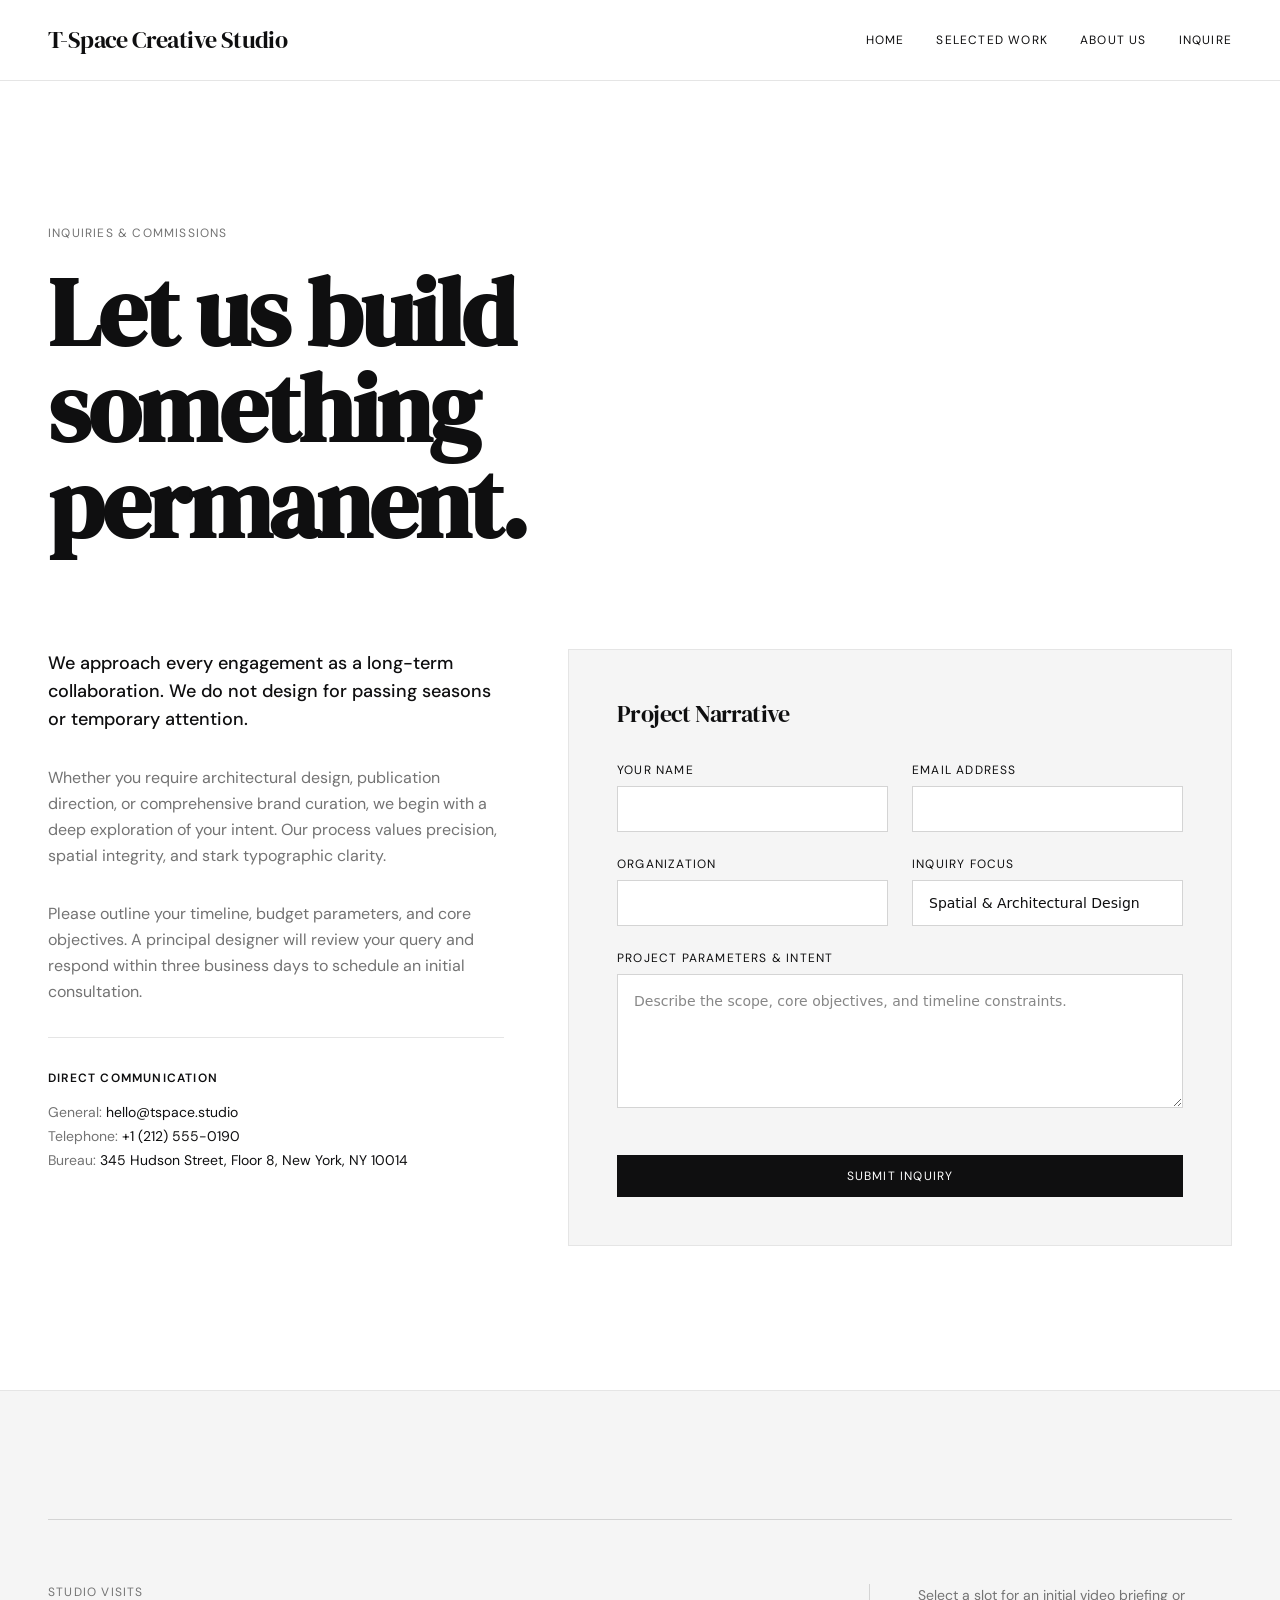
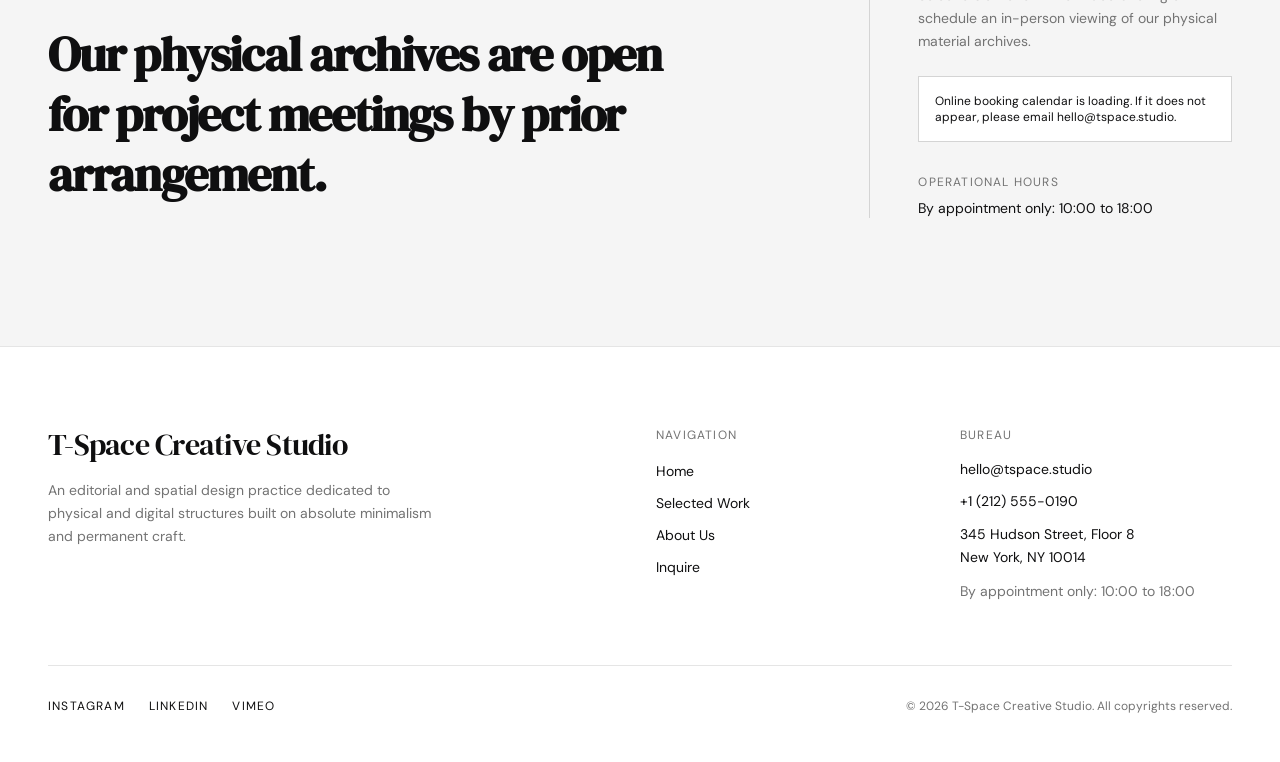
<file: contact.html>
<!DOCTYPE html>
<html lang="en">
<head>
<meta charset="utf-8">
<meta name="viewport" content="width=device-width, initial-scale=1">
<title>Inquire — T-Space Creative Studio</title>
<meta name="description" content="Initiate a dialogue regarding architectural spatial direction, brand curation, or publication commissions.">
<link rel="canonical" href="https://t-space-creative-44fa.sites.tibly.ai/contact">
<meta property="og:type" content="website">
<meta property="og:url" content="https://t-space-creative-44fa.sites.tibly.ai/contact">
<meta property="og:site_name" content="T-Space Creative Studio">
<meta property="og:title" content="Inquire — T-Space Creative Studio">
<meta property="og:description" content="Initiate a dialogue regarding architectural spatial direction, brand curation, or publication commissions.">
<meta name="twitter:card" content="summary_large_image">
<link rel="icon" href="/favicon.svg" type="image/svg+xml">
<link rel="preconnect" href="https://fonts.googleapis.com">
<link rel="preconnect" href="https://fonts.gstatic.com" crossorigin>
<link href="https://fonts.googleapis.com/css2?family=DM+Sans:ital,opsz,wght@0,9..40,100..1000;1,9..40,100..1000&family=DM+Serif+Display:ital@0;1&display=swap" rel="stylesheet">
<link rel="stylesheet" href="/styles.css">
</head>
<body>
<!-- block:header -->
<header class="w-full bg-white border-b border-brand-100 sticky top-0 z-50">
  <div class="max-w-7xl mx-auto px-6 md:px-12 h-20 flex items-center justify-between">
    <a href="/" class="group flex items-center gap-3">
      <span class="font-display text-2xl tracking-tight text-ink" data-tibly-field="business-name">T-Space Creative Studio</span>
    </a>
    
    <nav class="hidden md:flex items-center gap-8">
      <a href="/" class="font-body text-xs uppercase tracking-widest text-ink hover:text-accent-400 transition-colors py-2">Home</a>
      <a href="/work" class="font-body text-xs uppercase tracking-widest text-ink hover:text-accent-400 transition-colors py-2">Selected Work</a>
      <a href="/about" class="font-body text-xs uppercase tracking-widest text-ink hover:text-accent-400 transition-colors py-2">About Us</a>
      <a href="/contact" class="font-body text-xs uppercase tracking-widest text-ink hover:text-accent-400 transition-colors py-2">Inquire</a>
    </nav>

    <!-- Mobile Nav Toggle -->
    <div class="md:hidden flex items-center">
      <details class="group relative">
        <summary class="list-none cursor-pointer p-2 text-ink hover:text-accent-400 focus:outline-none">
          <svg class="w-6 h-6" fill="none" stroke="currentColor" viewBox="0 0 24 24">
            <path class="group-open:hidden" stroke-linecap="round" stroke-linejoin="round" stroke-width="1.5" d="M4 6h16M4 12h16M4 18h16" />
            <path class="hidden group-open:block" stroke-linecap="round" stroke-linejoin="round" stroke-width="1.5" d="M6 18L18 6M6 6l12 12" />
          </svg>
        </summary>
        <div class="absolute right-0 top-12 w-56 bg-white border border-brand-100 shadow-lg py-3 px-4 flex flex-col gap-4">
          <a href="/" class="font-body text-xs uppercase tracking-widest text-ink hover:text-accent-400 transition-colors block py-1">Home</a>
          <a href="/work" class="font-body text-xs uppercase tracking-widest text-ink hover:text-accent-400 transition-colors block py-1">Selected Work</a>
          <a href="/about" class="font-body text-xs uppercase tracking-widest text-ink hover:text-accent-400 transition-colors block py-1">About Us</a>
          <a href="/contact" class="font-body text-xs uppercase tracking-widest text-ink hover:text-accent-400 transition-colors block py-1">Inquire</a>
        </div>
      </details>
    </div>
  </div>
</header>
<!-- /block:header -->
<!-- block:longform-intro -->
<section class="bg-white py-24 md:py-36 border-b border-brand-100" data-block="longform-intro">
  <div class="max-w-7xl mx-auto px-6 md:px-12">
    <!-- Single Bold Element: Ultra-heavy, compact serif headline -->
    <div class="max-w-4xl mb-16 md:mb-24">
      <span class="font-body text-xs uppercase tracking-widest text-accent-400 block mb-6">Inquiries & Commissions</span>
      <h1 class="font-display text-5xl md:text-7xl lg:text-8xl text-ink font-black tracking-tight leading-none">
        Let us build something permanent.
      </h1>
    </div>

    <!-- Asymmetric split layout -->
    <div class="grid grid-cols-1 lg:grid-cols-12 gap-12 lg:gap-16 items-start">
      
      <!-- Left Column: Context Copy -->
      <div class="lg:col-span-5 space-y-8 font-body text-base text-accent-400 leading-relaxed">
        <p class="text-ink text-lg font-medium">
          We approach every engagement as a long-term collaboration. We do not design for passing seasons or temporary attention.
        </p>
        <p>
          Whether you require architectural design, publication direction, or comprehensive brand curation, we begin with a deep exploration of your intent. Our process values precision, spatial integrity, and stark typographic clarity.
        </p>
        <p>
          Please outline your timeline, budget parameters, and core objectives. A principal designer will review your query and respond within three business days to schedule an initial consultation.
        </p>
        
        <div class="pt-8 border-t border-brand-100 space-y-4">
          <h4 class="font-body text-xs uppercase tracking-widest text-ink font-semibold">Direct Communication</h4>
          <div class="space-y-1 text-sm text-ink">
            <div>
              <span class="text-accent-400">General:</span> 
              <a href="mailto:hello@tspace.studio" class="hover:text-accent-400 transition-colors" data-tibly-field="email">hello@tspace.studio</a>
            </div>
            <div>
              <span class="text-accent-400">Telephone:</span> 
              <a href="tel:+12125550190" class="hover:text-accent-400 transition-colors" data-tibly-field="phone">+1 (212) 555-0190</a>
            </div>
            <div>
              <span class="text-accent-400">Bureau:</span> 
              <span data-tibly-field="address">345 Hudson Street, Floor 8, New York, NY 10014</span>
            </div>
          </div>
        </div>
      </div>

      <!-- Right Column: Interactive Form -->
      <div class="lg:col-span-7 bg-surface p-8 md:p-12 border border-brand-100">
        <h3 class="font-display text-2xl text-ink mb-8 tracking-tight">Project Narrative</h3>
        
        <form method="POST" action="https://api.tibly.ai/api/public/site-forms" class="space-y-6">
          <input type="hidden" name="_page" value="/contact">
          <input type="text" name="_gotcha" class="hidden" tabindex="-1" autocomplete="off" aria-hidden="true">

          <div class="grid grid-cols-1 md:grid-cols-2 gap-6">
            <div class="space-y-2">
              <label for="name" class="block font-body text-xs uppercase tracking-widest text-ink">Your Name</label>
              <input type="text" id="name" name="name" required class="w-full bg-white border border-brand-200 px-4 py-3 text-sm text-ink focus:outline-none focus:border-ink transition-colors rounded-xs">
            </div>
            <div class="space-y-2">
              <label for="email" class="block font-body text-xs uppercase tracking-widest text-ink">Email Address</label>
              <input type="email" id="email" name="email" required class="w-full bg-white border border-brand-200 px-4 py-3 text-sm text-ink focus:outline-none focus:border-ink transition-colors rounded-xs">
            </div>
          </div>

          <div class="grid grid-cols-1 md:grid-cols-2 gap-6">
            <div class="space-y-2">
              <label for="organization" class="block font-body text-xs uppercase tracking-widest text-ink">Organization</label>
              <input type="text" id="organization" name="organization" class="w-full bg-white border border-brand-200 px-4 py-3 text-sm text-ink focus:outline-none focus:border-ink transition-colors rounded-xs">
            </div>
            <div class="space-y-2">
              <label for="service" class="block font-body text-xs uppercase tracking-widest text-ink">Inquiry Focus</label>
              <select id="service" name="service" class="w-full bg-white border border-brand-200 px-4 py-3 text-sm text-ink focus:outline-none focus:border-ink transition-colors rounded-xs appearance-none">
                <option value="spatial-design">Spatial & Architectural Design</option>
                <option value="brand-strategy">Identity & Brand Strategy</option>
                <option value="editorial-print">Editorial & Print Direction</option>
                <option value="general-collab">General Collaboration</option>
              </select>
            </div>
          </div>

          <div class="space-y-2">
            <label for="message" class="block font-body text-xs uppercase tracking-widest text-ink">Project Parameters & Intent</label>
            <textarea id="message" name="message" rows="5" required placeholder="Describe the scope, core objectives, and timeline constraints." class="w-full bg-white border border-brand-200 p-4 text-sm text-ink focus:outline-none focus:border-ink transition-colors rounded-xs resize-y"></textarea>
          </div>

          <div class="pt-4">
            <button type="submit" class="btn w-full">Submit Inquiry</button>
          </div>
        </form>
      </div>

    </div>
  </div>
</section>
<!-- /block:longform-intro -->
<!-- block:editorial-cta -->
<section class="bg-surface py-24 md:py-32" data-block="editorial-cta">
  <div class="max-w-7xl mx-auto px-6 md:px-12">
    <div class="border-t border-brand-200 pt-16 grid grid-cols-1 lg:grid-cols-12 gap-12">
      
      <!-- Large Editorial Statement -->
      <div class="lg:col-span-8">
        <span class="font-body text-xs uppercase tracking-widest text-accent-400 block mb-6">Studio Visits</span>
        <h2 class="font-display text-4xl md:text-5xl text-ink font-bold tracking-tight max-w-2xl leading-tight">
          Our physical archives are open for project meetings by prior arrangement.
        </h2>
      </div>

      <!-- Schedule Booking System -->
      <div class="lg:col-span-4 lg:border-l lg:border-brand-200 lg:pl-12 flex flex-col justify-between">
        <div>
          <p class="font-body text-sm text-accent-400 mb-6 leading-relaxed">
            Select a slot for an initial video briefing or schedule an in-person viewing of our physical material archives.
          </p>
          <div data-tibly-booking class="bg-white border border-brand-200 p-4">
            <p class="font-body text-xs text-ink">Online booking calendar is loading. If it does not appear, please email hello@tspace.studio.</p>
          </div>
        </div>

        <div class="mt-8 pt-8 border-t border-brand-200 lg:border-none lg:pt-0">
          <p class="font-body text-xs text-accent-400 uppercase tracking-widest mb-2">Operational Hours</p>
          <p class="font-body text-sm text-ink" data-tibly-field="hours">By appointment only: 10:00 to 18:00</p>
        </div>
      </div>

    </div>
  </div>
</section>
<!-- /block:editorial-cta -->
<!-- block:footer -->
<footer class="w-full bg-white border-t border-brand-100 pt-20 pb-12">
  <div class="max-w-7xl mx-auto px-6 md:px-12">
    <div class="grid grid-cols-1 md:grid-cols-4 gap-12 md:gap-8 mb-16">
      
      <!-- Column 1: Studio Identity -->
      <div class="md:col-span-2 space-y-4">
        <span class="font-display text-3xl tracking-tight text-ink block" data-tibly-field="business-name">T-Space Creative Studio</span>
        <p class="font-body text-sm text-accent-400 max-w-sm leading-relaxed">
          An editorial and spatial design practice dedicated to physical and digital structures built on absolute minimalism and permanent craft.
        </p>
      </div>

      <!-- Column 2: Navigation -->
      <div class="space-y-4">
        <h4 class="font-body text-xs uppercase tracking-widest text-accent-400">Navigation</h4>
        <ul class="space-y-2">
          <li><a href="/" class="font-body text-sm text-ink hover:text-accent-400 transition-colors">Home</a></li>
          <li><a href="/work" class="font-body text-sm text-ink hover:text-accent-400 transition-colors">Selected Work</a></li>
          <li><a href="/about" class="font-body text-sm text-ink hover:text-accent-400 transition-colors">About Us</a></li>
          <li><a href="/contact" class="font-body text-sm text-ink hover:text-accent-400 transition-colors">Inquire</a></li>
        </ul>
      </div>

      <!-- Column 3: Bureau Details -->
      <div class="space-y-4">
        <h4 class="font-body text-xs uppercase tracking-widest text-accent-400">Bureau</h4>
        <ul class="space-y-3 font-body text-sm text-ink">
          <li>
            <a href="mailto:hello@tspace.studio" class="hover:text-accent-400 transition-colors" data-tibly-field="email">hello@tspace.studio</a>
          </li>
          <li>
            <a href="tel:+12125550190" class="hover:text-accent-400 transition-colors" data-tibly-field="phone">+1 (212) 555-0190</a>
          </li>
          <li class="leading-relaxed" data-tibly-field="address">
            345 Hudson Street, Floor 8<br>New York, NY 10014
          </li>
          <li class="text-accent-400" data-tibly-field="hours">
            By appointment only: 10:00 to 18:00
          </li>
        </ul>
      </div>

    </div>

    <!-- Footer Bottom Area -->
    <div class="border-t border-brand-100 pt-8 flex flex-col md:flex-row justify-between items-start md:items-center gap-6">
      <div class="flex items-center gap-6" data-tibly-field="links">
        <a href="https://instagram.com" class="font-body text-xs uppercase tracking-widest text-ink hover:text-accent-400 transition-colors">Instagram</a>
        <a href="https://linkedin.com" class="font-body text-xs uppercase tracking-widest text-ink hover:text-accent-400 transition-colors">LinkedIn</a>
        <a href="https://vimeo.com" class="font-body text-xs uppercase tracking-widest text-ink hover:text-accent-400 transition-colors">Vimeo</a>
      </div>
      <p class="font-body text-xs text-accent-400">
        &copy; 2026 <span data-tibly-field="business-name">T-Space Creative Studio</span>. All copyrights reserved.
      </p>
    </div>
  </div>
</footer>
<!-- /block:footer -->
  <script async src="https://api.tibly.ai/widget/v1.js"></script>
</body>
</html>
</file>
<file: styles.css>
/*! tailwindcss v4.3.2 | MIT License | https://tailwindcss.com */
@layer properties{@supports (((-webkit-hyphens:none)) and (not (margin-trim:inline))) or ((-moz-orient:inline) and (not (color:rgb(from red r g b)))){*,:before,:after,::backdrop{--tw-space-y-reverse:0;--tw-border-style:solid;--tw-leading:initial;--tw-font-weight:initial;--tw-tracking:initial;--tw-shadow:0 0 #0000;--tw-shadow-color:initial;--tw-shadow-alpha:100%;--tw-inset-shadow:0 0 #0000;--tw-inset-shadow-color:initial;--tw-inset-shadow-alpha:100%;--tw-ring-color:initial;--tw-ring-shadow:0 0 #0000;--tw-inset-ring-color:initial;--tw-inset-ring-shadow:0 0 #0000;--tw-ring-inset:initial;--tw-ring-offset-width:0px;--tw-ring-offset-color:#fff;--tw-ring-offset-shadow:0 0 #0000;--tw-outline-style:solid;--tw-blur:initial;--tw-brightness:initial;--tw-contrast:initial;--tw-grayscale:initial;--tw-hue-rotate:initial;--tw-invert:initial;--tw-opacity:initial;--tw-saturate:initial;--tw-sepia:initial;--tw-drop-shadow:initial;--tw-drop-shadow-color:initial;--tw-drop-shadow-alpha:100%;--tw-drop-shadow-size:initial;--tw-duration:initial;--tw-scale-x:1;--tw-scale-y:1;--tw-scale-z:1}}}@layer theme{:root,:host{--font-sans:ui-sans-serif, system-ui, sans-serif, "Apple Color Emoji", "Segoe UI Emoji", "Segoe UI Symbol", "Noto Color Emoji";--font-mono:ui-monospace, SFMono-Regular, Menlo, Monaco, Consolas, "Liberation Mono", "Courier New", monospace;--color-white:#fff;--spacing:.25rem;--container-sm:24rem;--container-md:28rem;--container-2xl:42rem;--container-4xl:56rem;--container-5xl:64rem;--container-7xl:80rem;--text-xs:.75rem;--text-xs--line-height:calc(1 / .75);--text-sm:.875rem;--text-sm--line-height:calc(1.25 / .875);--text-base:1rem;--text-base--line-height:calc(1.5 / 1);--text-lg:1.125rem;--text-lg--line-height:calc(1.75 / 1.125);--text-2xl:1.5rem;--text-2xl--line-height:calc(2 / 1.5);--text-3xl:1.875rem;--text-3xl--line-height:calc(2.25 / 1.875);--text-4xl:2.25rem;--text-4xl--line-height:calc(2.5 / 2.25);--text-5xl:3rem;--text-5xl--line-height:1;--text-6xl:3.75rem;--text-6xl--line-height:1;--text-7xl:4.5rem;--text-7xl--line-height:1;--text-8xl:6rem;--text-8xl--line-height:1;--text-9xl:8rem;--text-9xl--line-height:1;--font-weight-light:300;--font-weight-medium:500;--font-weight-semibold:600;--font-weight-bold:700;--font-weight-black:900;--tracking-tighter:-.05em;--tracking-tight:-.025em;--tracking-wider:.05em;--tracking-widest:.1em;--leading-tight:1.25;--leading-relaxed:1.625;--radius-xs:0px;--radius-sm:2px;--radius-md:4px;--radius-lg:8px;--default-transition-duration:.15s;--default-transition-timing-function:cubic-bezier(.4, 0, .2, 1);--default-font-family:var(--font-sans);--default-mono-font-family:var(--font-mono);--color-brand-50:#f5f5f5;--color-brand-100:#e5e5e5;--color-brand-200:#d4d4d4;--color-brand-300:#a3a3a3;--color-brand-400:#737373;--color-brand-500:#525252;--color-brand-600:#404040;--color-brand-700:#262626;--color-brand-800:#171717;--color-brand-900:#0f0f10;--color-surface:#f5f5f5;--color-ink:#0f0f10;--color-accent-400:#737373;--font-display:"DM Serif Display", serif;--font-body:"DM Sans", sans-serif}}@layer base{*,:after,:before,::backdrop{box-sizing:border-box;border:0 solid;margin:0;padding:0}::file-selector-button{box-sizing:border-box;border:0 solid;margin:0;padding:0}html,:host{-webkit-text-size-adjust:100%;tab-size:4;line-height:1.5;font-family:var(--default-font-family,ui-sans-serif, system-ui, sans-serif, "Apple Color Emoji", "Segoe UI Emoji", "Segoe UI Symbol", "Noto Color Emoji");font-feature-settings:var(--default-font-feature-settings,normal);font-variation-settings:var(--default-font-variation-settings,normal);-webkit-tap-highlight-color:transparent}hr{height:0;color:inherit;border-top-width:1px}abbr:where([title]){-webkit-text-decoration:underline dotted;text-decoration:underline dotted}h1,h2,h3,h4,h5,h6{font-size:inherit;font-weight:inherit}a{color:inherit;-webkit-text-decoration:inherit;-webkit-text-decoration:inherit;-webkit-text-decoration:inherit;text-decoration:inherit}b,strong{font-weight:bolder}code,kbd,samp,pre{font-family:var(--default-mono-font-family,ui-monospace, SFMono-Regular, Menlo, Monaco, Consolas, "Liberation Mono", "Courier New", monospace);font-feature-settings:var(--default-mono-font-feature-settings,normal);font-variation-settings:var(--default-mono-font-variation-settings,normal);font-size:1em}small{font-size:80%}sub,sup{vertical-align:baseline;font-size:75%;line-height:0;position:relative}sub{bottom:-.25em}sup{top:-.5em}table{text-indent:0;border-color:inherit;border-collapse:collapse}:-moz-focusring{outline:auto}progress{vertical-align:baseline}summary{display:list-item}ol,ul,menu{list-style:none}img,svg,video,canvas,audio,iframe,embed,object{vertical-align:middle;display:block}img,video{max-width:100%;height:auto}button,input,select,optgroup,textarea{font:inherit;font-feature-settings:inherit;font-variation-settings:inherit;letter-spacing:inherit;color:inherit;opacity:1;background-color:#0000;border-radius:0}::file-selector-button{font:inherit;font-feature-settings:inherit;font-variation-settings:inherit;letter-spacing:inherit;color:inherit;opacity:1;background-color:#0000;border-radius:0}:where(select:is([multiple],[size])) optgroup{font-weight:bolder}:where(select:is([multiple],[size])) optgroup option{padding-inline-start:20px}::file-selector-button{margin-inline-end:4px}::placeholder{opacity:1}@supports (not ((-webkit-appearance:-apple-pay-button))) or (contain-intrinsic-size:1px){::placeholder{color:currentColor}@supports (color:color-mix(in lab, red, red)){::placeholder{color:color-mix(in oklab, currentcolor 50%, transparent)}}}textarea{resize:vertical}::-webkit-search-decoration{-webkit-appearance:none}::-webkit-date-and-time-value{min-height:1lh;text-align:inherit}::-webkit-datetime-edit{display:inline-flex}::-webkit-datetime-edit-fields-wrapper{padding:0}::-webkit-datetime-edit{padding-block:0}::-webkit-datetime-edit-year-field{padding-block:0}::-webkit-datetime-edit-month-field{padding-block:0}::-webkit-datetime-edit-day-field{padding-block:0}::-webkit-datetime-edit-hour-field{padding-block:0}::-webkit-datetime-edit-minute-field{padding-block:0}::-webkit-datetime-edit-second-field{padding-block:0}::-webkit-datetime-edit-millisecond-field{padding-block:0}::-webkit-datetime-edit-meridiem-field{padding-block:0}::-webkit-calendar-picker-indicator{line-height:1}:-moz-ui-invalid{box-shadow:none}button,input:where([type=button],[type=reset],[type=submit]){appearance:button}::file-selector-button{appearance:button}::-webkit-inner-spin-button{height:auto}::-webkit-outer-spin-button{height:auto}[hidden]:where(:not([hidden=until-found])){display:none!important}}@layer components{.btn{border-radius:var(--radius-xs);border-style:var(--tw-border-style);border-width:1px;border-color:var(--color-ink);background-color:var(--color-ink);padding-inline:calc(var(--spacing) * 6);padding-block:calc(var(--spacing) * 3);font-family:var(--font-body);font-size:var(--text-xs);line-height:var(--tw-leading,var(--text-xs--line-height));--tw-tracking:var(--tracking-widest);letter-spacing:var(--tracking-widest);color:var(--color-white);text-transform:uppercase;transition-property:all;transition-timing-function:var(--tw-ease,var(--default-transition-timing-function));transition-duration:var(--tw-duration,var(--default-transition-duration));--tw-duration:.3s;justify-content:center;align-items:center;transition-duration:.3s;display:inline-flex}@media (hover:hover){.btn:hover{color:var(--color-ink);background-color:#0000}}.btn:focus{--tw-ring-shadow:var(--tw-ring-inset,) 0 0 0 calc(1px + var(--tw-ring-offset-width)) var(--tw-ring-color,currentcolor);box-shadow:var(--tw-inset-shadow), var(--tw-inset-ring-shadow), var(--tw-ring-offset-shadow), var(--tw-ring-shadow), var(--tw-shadow);--tw-ring-color:var(--color-ink);--tw-ring-offset-width:2px;--tw-ring-offset-shadow:var(--tw-ring-inset,) 0 0 0 var(--tw-ring-offset-width) var(--tw-ring-offset-color);--tw-outline-style:none;outline-style:none}.btn-secondary{border-radius:var(--radius-xs);border-style:var(--tw-border-style);border-width:1px;border-color:var(--color-brand-300);padding-inline:calc(var(--spacing) * 6);padding-block:calc(var(--spacing) * 3);font-family:var(--font-body);font-size:var(--text-xs);line-height:var(--tw-leading,var(--text-xs--line-height));--tw-tracking:var(--tracking-widest);letter-spacing:var(--tracking-widest);color:var(--color-ink);text-transform:uppercase;transition-property:all;transition-timing-function:var(--tw-ease,var(--default-transition-timing-function));transition-duration:var(--tw-duration,var(--default-transition-duration));--tw-duration:.3s;background-color:#0000;justify-content:center;align-items:center;transition-duration:.3s;display:inline-flex}@media (hover:hover){.btn-secondary:hover{border-color:var(--color-ink)}}.btn-secondary:focus{--tw-ring-shadow:var(--tw-ring-inset,) 0 0 0 calc(1px + var(--tw-ring-offset-width)) var(--tw-ring-color,currentcolor);box-shadow:var(--tw-inset-shadow), var(--tw-inset-ring-shadow), var(--tw-ring-offset-shadow), var(--tw-ring-shadow), var(--tw-shadow);--tw-ring-color:var(--color-ink);--tw-outline-style:none;outline-style:none}.card{border-radius:var(--radius-xs);background-color:var(--color-surface);padding:calc(var(--spacing) * 8);transition-property:all;transition-timing-function:var(--tw-ease,var(--default-transition-timing-function));transition-duration:var(--tw-duration,var(--default-transition-duration));--tw-duration:.3s;transition-duration:.3s}@media (hover:hover){.card:hover{background-color:var(--color-brand-100)}}}@layer utilities{.absolute{position:absolute}.relative{position:relative}.sticky{position:sticky}.top-0{top:0}.top-12{top:calc(var(--spacing) * 12)}.top-28{top:calc(var(--spacing) * 28)}.right-0{right:0}.z-50{z-index:50}.order-1{order:1}.order-2{order:2}.mx-auto{margin-inline:auto}.mt-2{margin-top:calc(var(--spacing) * 2)}.mt-8{margin-top:calc(var(--spacing) * 8)}.mt-10{margin-top:calc(var(--spacing) * 10)}.mt-12{margin-top:calc(var(--spacing) * 12)}.mt-32{margin-top:calc(var(--spacing) * 32)}.mb-2{margin-bottom:calc(var(--spacing) * 2)}.mb-3{margin-bottom:calc(var(--spacing) * 3)}.mb-6{margin-bottom:calc(var(--spacing) * 6)}.mb-8{margin-bottom:calc(var(--spacing) * 8)}.mb-10{margin-bottom:calc(var(--spacing) * 10)}.mb-12{margin-bottom:calc(var(--spacing) * 12)}.mb-16{margin-bottom:calc(var(--spacing) * 16)}.mb-20{margin-bottom:calc(var(--spacing) * 20)}.block{display:block}.flex{display:flex}.grid{display:grid}.hidden{display:none}.table{display:table}.aspect-3\/2{aspect-ratio:3/2}.aspect-4\/3{aspect-ratio:4/3}.aspect-\[3\/4\]{aspect-ratio:3/4}.aspect-\[16\/10\]{aspect-ratio:16/10}.h-6{height:calc(var(--spacing) * 6)}.h-20{height:calc(var(--spacing) * 20)}.h-\[1px\]{height:1px}.h-full{height:100%}.h-px{height:1px}.w-6{width:calc(var(--spacing) * 6)}.w-8{width:calc(var(--spacing) * 8)}.w-56{width:calc(var(--spacing) * 56)}.w-full{width:100%}.max-w-2xl{max-width:var(--container-2xl)}.max-w-4xl{max-width:var(--container-4xl)}.max-w-5xl{max-width:var(--container-5xl)}.max-w-7xl{max-width:var(--container-7xl)}.max-w-md{max-width:var(--container-md)}.max-w-prose{max-width:65ch}.max-w-sm{max-width:var(--container-sm)}.cursor-pointer{cursor:pointer}.resize-none{resize:none}.resize-y{resize:vertical}.list-none{list-style-type:none}.appearance-none{appearance:none}.grid-cols-1{grid-template-columns:repeat(1,minmax(0,1fr))}.grid-cols-2{grid-template-columns:repeat(2,minmax(0,1fr))}.flex-col{flex-direction:column}.items-baseline{align-items:baseline}.items-center{align-items:center}.items-end{align-items:flex-end}.items-start{align-items:flex-start}.justify-between{justify-content:space-between}.gap-3{gap:calc(var(--spacing) * 3)}.gap-4{gap:calc(var(--spacing) * 4)}.gap-6{gap:calc(var(--spacing) * 6)}.gap-8{gap:calc(var(--spacing) * 8)}.gap-10{gap:calc(var(--spacing) * 10)}.gap-12{gap:calc(var(--spacing) * 12)}:where(.space-y-1>:not(:last-child)){--tw-space-y-reverse:0;margin-block-start:calc(var(--spacing) * var(--tw-space-y-reverse));margin-block-end:calc(var(--spacing) * calc(1 - var(--tw-space-y-reverse)))}:where(.space-y-2>:not(:last-child)){--tw-space-y-reverse:0;margin-block-start:calc(calc(var(--spacing) * 2) * var(--tw-space-y-reverse));margin-block-end:calc(calc(var(--spacing) * 2) * calc(1 - var(--tw-space-y-reverse)))}:where(.space-y-3>:not(:last-child)){--tw-space-y-reverse:0;margin-block-start:calc(calc(var(--spacing) * 3) * var(--tw-space-y-reverse));margin-block-end:calc(calc(var(--spacing) * 3) * calc(1 - var(--tw-space-y-reverse)))}:where(.space-y-4>:not(:last-child)){--tw-space-y-reverse:0;margin-block-start:calc(calc(var(--spacing) * 4) * var(--tw-space-y-reverse));margin-block-end:calc(calc(var(--spacing) * 4) * calc(1 - var(--tw-space-y-reverse)))}:where(.space-y-6>:not(:last-child)){--tw-space-y-reverse:0;margin-block-start:calc(calc(var(--spacing) * 6) * var(--tw-space-y-reverse));margin-block-end:calc(calc(var(--spacing) * 6) * calc(1 - var(--tw-space-y-reverse)))}:where(.space-y-8>:not(:last-child)){--tw-space-y-reverse:0;margin-block-start:calc(calc(var(--spacing) * 8) * var(--tw-space-y-reverse));margin-block-end:calc(calc(var(--spacing) * 8) * calc(1 - var(--tw-space-y-reverse)))}:where(.space-y-10>:not(:last-child)){--tw-space-y-reverse:0;margin-block-start:calc(calc(var(--spacing) * 10) * var(--tw-space-y-reverse));margin-block-end:calc(calc(var(--spacing) * 10) * calc(1 - var(--tw-space-y-reverse)))}:where(.space-y-12>:not(:last-child)){--tw-space-y-reverse:0;margin-block-start:calc(calc(var(--spacing) * 12) * var(--tw-space-y-reverse));margin-block-end:calc(calc(var(--spacing) * 12) * calc(1 - var(--tw-space-y-reverse)))}:where(.space-y-24>:not(:last-child)){--tw-space-y-reverse:0;margin-block-start:calc(calc(var(--spacing) * 24) * var(--tw-space-y-reverse));margin-block-end:calc(calc(var(--spacing) * 24) * calc(1 - var(--tw-space-y-reverse)))}.overflow-hidden{overflow:hidden}.rounded-xs{border-radius:var(--radius-xs)}.border{border-style:var(--tw-border-style);border-width:1px}.border-t{border-top-style:var(--tw-border-style);border-top-width:1px}.border-b{border-bottom-style:var(--tw-border-style);border-bottom-width:1px}.border-brand-100{border-color:var(--color-brand-100)}.border-brand-200{border-color:var(--color-brand-200)}.border-brand-300{border-color:var(--color-brand-300)}.bg-brand-50{background-color:var(--color-brand-50)}.bg-brand-100{background-color:var(--color-brand-100)}.bg-brand-200{background-color:var(--color-brand-200)}.bg-ink{background-color:var(--color-ink)}.bg-surface{background-color:var(--color-surface)}.bg-transparent{background-color:#0000}.bg-white{background-color:var(--color-white)}.object-cover{object-fit:cover}.p-2{padding:calc(var(--spacing) * 2)}.p-4{padding:calc(var(--spacing) * 4)}.p-8{padding:calc(var(--spacing) * 8)}.px-1{padding-inline:var(--spacing)}.px-3{padding-inline:calc(var(--spacing) * 3)}.px-4{padding-inline:calc(var(--spacing) * 4)}.px-6{padding-inline:calc(var(--spacing) * 6)}.py-1{padding-block:var(--spacing)}.py-2{padding-block:calc(var(--spacing) * 2)}.py-3{padding-block:calc(var(--spacing) * 3)}.py-12{padding-block:calc(var(--spacing) * 12)}.py-20{padding-block:calc(var(--spacing) * 20)}.py-24{padding-block:calc(var(--spacing) * 24)}.py-32{padding-block:calc(var(--spacing) * 32)}.pt-4{padding-top:calc(var(--spacing) * 4)}.pt-6{padding-top:calc(var(--spacing) * 6)}.pt-8{padding-top:calc(var(--spacing) * 8)}.pt-16{padding-top:calc(var(--spacing) * 16)}.pt-20{padding-top:calc(var(--spacing) * 20)}.pt-24{padding-top:calc(var(--spacing) * 24)}.pb-8{padding-bottom:calc(var(--spacing) * 8)}.pb-12{padding-bottom:calc(var(--spacing) * 12)}.pb-16{padding-bottom:calc(var(--spacing) * 16)}.pb-32{padding-bottom:calc(var(--spacing) * 32)}.text-center{text-align:center}.font-body{font-family:var(--font-body)}.font-display{font-family:var(--font-display)}.text-2xl{font-size:var(--text-2xl);line-height:var(--tw-leading,var(--text-2xl--line-height))}.text-3xl{font-size:var(--text-3xl);line-height:var(--tw-leading,var(--text-3xl--line-height))}.text-4xl{font-size:var(--text-4xl);line-height:var(--tw-leading,var(--text-4xl--line-height))}.text-5xl{font-size:var(--text-5xl);line-height:var(--tw-leading,var(--text-5xl--line-height))}.text-base{font-size:var(--text-base);line-height:var(--tw-leading,var(--text-base--line-height))}.text-lg{font-size:var(--text-lg);line-height:var(--tw-leading,var(--text-lg--line-height))}.text-sm{font-size:var(--text-sm);line-height:var(--tw-leading,var(--text-sm--line-height))}.text-xs{font-size:var(--text-xs);line-height:var(--tw-leading,var(--text-xs--line-height))}.text-\[10px\]{font-size:10px}.leading-\[0\.9\]{--tw-leading:.9;line-height:.9}.leading-\[0\.95\]{--tw-leading:.95;line-height:.95}.leading-none{--tw-leading:1;line-height:1}.leading-relaxed{--tw-leading:var(--leading-relaxed);line-height:var(--leading-relaxed)}.leading-tight{--tw-leading:var(--leading-tight);line-height:var(--leading-tight)}.font-black{--tw-font-weight:var(--font-weight-black);font-weight:var(--font-weight-black)}.font-bold{--tw-font-weight:var(--font-weight-bold);font-weight:var(--font-weight-bold)}.font-light{--tw-font-weight:var(--font-weight-light);font-weight:var(--font-weight-light)}.font-medium{--tw-font-weight:var(--font-weight-medium);font-weight:var(--font-weight-medium)}.font-semibold{--tw-font-weight:var(--font-weight-semibold);font-weight:var(--font-weight-semibold)}.tracking-tight{--tw-tracking:var(--tracking-tight);letter-spacing:var(--tracking-tight)}.tracking-tighter{--tw-tracking:var(--tracking-tighter);letter-spacing:var(--tracking-tighter)}.tracking-wider{--tw-tracking:var(--tracking-wider);letter-spacing:var(--tracking-wider)}.tracking-widest{--tw-tracking:var(--tracking-widest);letter-spacing:var(--tracking-widest)}.text-accent-400{color:var(--color-accent-400)}.text-brand-300{color:var(--color-brand-300)}.text-brand-400{color:var(--color-brand-400)}.text-ink{color:var(--color-ink)}.text-white{color:var(--color-white)}.uppercase{text-transform:uppercase}.not-italic{font-style:normal}.underline{text-decoration-line:underline}.shadow-lg{--tw-shadow:0 10px 15px -3px var(--tw-shadow-color,#0000001a), 0 4px 6px -4px var(--tw-shadow-color,#0000001a);box-shadow:var(--tw-inset-shadow), var(--tw-inset-ring-shadow), var(--tw-ring-offset-shadow), var(--tw-ring-shadow), var(--tw-shadow)}.outline{outline-style:var(--tw-outline-style);outline-width:1px}.contrast-110{--tw-contrast:contrast(110%);filter:var(--tw-blur,) var(--tw-brightness,) var(--tw-contrast,) var(--tw-grayscale,) var(--tw-hue-rotate,) var(--tw-invert,) var(--tw-saturate,) var(--tw-sepia,) var(--tw-drop-shadow,)}.contrast-115{--tw-contrast:contrast(115%);filter:var(--tw-blur,) var(--tw-brightness,) var(--tw-contrast,) var(--tw-grayscale,) var(--tw-hue-rotate,) var(--tw-invert,) var(--tw-saturate,) var(--tw-sepia,) var(--tw-drop-shadow,)}.contrast-125{--tw-contrast:contrast(125%);filter:var(--tw-blur,) var(--tw-brightness,) var(--tw-contrast,) var(--tw-grayscale,) var(--tw-hue-rotate,) var(--tw-invert,) var(--tw-saturate,) var(--tw-sepia,) var(--tw-drop-shadow,)}.grayscale{--tw-grayscale:grayscale(100%);filter:var(--tw-blur,) var(--tw-brightness,) var(--tw-contrast,) var(--tw-grayscale,) var(--tw-hue-rotate,) var(--tw-invert,) var(--tw-saturate,) var(--tw-sepia,) var(--tw-drop-shadow,)}.filter{filter:var(--tw-blur,) var(--tw-brightness,) var(--tw-contrast,) var(--tw-grayscale,) var(--tw-hue-rotate,) var(--tw-invert,) var(--tw-saturate,) var(--tw-sepia,) var(--tw-drop-shadow,)}.transition-colors{transition-property:color,background-color,border-color,outline-color,text-decoration-color,fill,stroke,--tw-gradient-from,--tw-gradient-via,--tw-gradient-to;transition-timing-function:var(--tw-ease,var(--default-transition-timing-function));transition-duration:var(--tw-duration,var(--default-transition-duration))}.transition-transform{transition-property:transform,translate,scale,rotate;transition-timing-function:var(--tw-ease,var(--default-transition-timing-function));transition-duration:var(--tw-duration,var(--default-transition-duration))}.duration-700{--tw-duration:.7s;transition-duration:.7s}.group-open\:block:is(:where(.group):is([open],:popover-open,:open) *){display:block}.group-open\:hidden:is(:where(.group):is([open],:popover-open,:open) *){display:none}@media (hover:hover){.hover\:scale-101:hover{--tw-scale-x:101%;--tw-scale-y:101%;--tw-scale-z:101%;scale:var(--tw-scale-x) var(--tw-scale-y)}.hover\:scale-105:hover{--tw-scale-x:105%;--tw-scale-y:105%;--tw-scale-z:105%;scale:var(--tw-scale-x) var(--tw-scale-y)}.hover\:text-accent-400:hover{color:var(--color-accent-400)}}.focus\:border-ink:focus{border-color:var(--color-ink)}.focus\:outline-none:focus{--tw-outline-style:none;outline-style:none}@media (min-width:40rem){.sm\:flex-row{flex-direction:row}.sm\:text-5xl{font-size:var(--text-5xl);line-height:var(--tw-leading,var(--text-5xl--line-height))}.sm\:text-7xl{font-size:var(--text-7xl);line-height:var(--tw-leading,var(--text-7xl--line-height))}}@media (min-width:48rem){.md\:col-span-2{grid-column:span 2/span 2}.md\:col-span-4{grid-column:span 4/span 4}.md\:col-span-8{grid-column:span 8/span 8}.md\:mt-20{margin-top:calc(var(--spacing) * 20)}.md\:mb-24{margin-bottom:calc(var(--spacing) * 24)}.md\:block{display:block}.md\:flex{display:flex}.md\:hidden{display:none}.md\:grid-cols-2{grid-template-columns:repeat(2,minmax(0,1fr))}.md\:grid-cols-4{grid-template-columns:repeat(4,minmax(0,1fr))}.md\:grid-cols-12{grid-template-columns:repeat(12,minmax(0,1fr))}.md\:flex-row{flex-direction:row}.md\:items-center{align-items:center}.md\:gap-6{gap:calc(var(--spacing) * 6)}.md\:gap-8{gap:calc(var(--spacing) * 8)}:where(.md\:space-y-40>:not(:last-child)){--tw-space-y-reverse:0;margin-block-start:calc(calc(var(--spacing) * 40) * var(--tw-space-y-reverse));margin-block-end:calc(calc(var(--spacing) * 40) * calc(1 - var(--tw-space-y-reverse)))}.md\:p-12{padding:calc(var(--spacing) * 12)}.md\:px-12{padding-inline:calc(var(--spacing) * 12)}.md\:py-20{padding-block:calc(var(--spacing) * 20)}.md\:py-32{padding-block:calc(var(--spacing) * 32)}.md\:py-36{padding-block:calc(var(--spacing) * 36)}.md\:py-48{padding-block:calc(var(--spacing) * 48)}.md\:pt-36{padding-top:calc(var(--spacing) * 36)}.md\:pb-24{padding-bottom:calc(var(--spacing) * 24)}.md\:pb-48{padding-bottom:calc(var(--spacing) * 48)}.md\:text-left{text-align:left}.md\:text-2xl{font-size:var(--text-2xl);line-height:var(--tw-leading,var(--text-2xl--line-height))}.md\:text-3xl{font-size:var(--text-3xl);line-height:var(--tw-leading,var(--text-3xl--line-height))}.md\:text-4xl{font-size:var(--text-4xl);line-height:var(--tw-leading,var(--text-4xl--line-height))}.md\:text-5xl{font-size:var(--text-5xl);line-height:var(--tw-leading,var(--text-5xl--line-height))}.md\:text-6xl{font-size:var(--text-6xl);line-height:var(--tw-leading,var(--text-6xl--line-height))}.md\:text-7xl{font-size:var(--text-7xl);line-height:var(--tw-leading,var(--text-7xl--line-height))}.md\:text-8xl{font-size:var(--text-8xl);line-height:var(--tw-leading,var(--text-8xl--line-height))}.md\:text-lg{font-size:var(--text-lg);line-height:var(--tw-leading,var(--text-lg--line-height))}}@media (min-width:64rem){.lg\:order-1{order:1}.lg\:order-2{order:2}.lg\:col-span-2{grid-column:span 2/span 2}.lg\:col-span-4{grid-column:span 4/span 4}.lg\:col-span-5{grid-column:span 5/span 5}.lg\:col-span-7{grid-column:span 7/span 7}.lg\:col-span-8{grid-column:span 8/span 8}.lg\:col-span-10{grid-column:span 10/span 10}.lg\:grid-cols-12{grid-template-columns:repeat(12,minmax(0,1fr))}.lg\:gap-8{gap:calc(var(--spacing) * 8)}.lg\:gap-16{gap:calc(var(--spacing) * 16)}.lg\:gap-20{gap:calc(var(--spacing) * 20)}.lg\:border-l{border-left-style:var(--tw-border-style);border-left-width:1px}.lg\:border-none{--tw-border-style:none;border-style:none}.lg\:border-brand-200{border-color:var(--color-brand-200)}.lg\:pt-0{padding-top:0}.lg\:pt-12{padding-top:calc(var(--spacing) * 12)}.lg\:pr-12{padding-right:calc(var(--spacing) * 12)}.lg\:pl-8{padding-left:calc(var(--spacing) * 8)}.lg\:pl-12{padding-left:calc(var(--spacing) * 12)}.lg\:text-7xl{font-size:var(--text-7xl);line-height:var(--tw-leading,var(--text-7xl--line-height))}.lg\:text-8xl{font-size:var(--text-8xl);line-height:var(--tw-leading,var(--text-8xl--line-height))}.lg\:text-9xl{font-size:var(--text-9xl);line-height:var(--tw-leading,var(--text-9xl--line-height))}}}@property --tw-space-y-reverse{syntax:"*";inherits:false;initial-value:0}@property --tw-border-style{syntax:"*";inherits:false;initial-value:solid}@property --tw-leading{syntax:"*";inherits:false}@property --tw-font-weight{syntax:"*";inherits:false}@property --tw-tracking{syntax:"*";inherits:false}@property --tw-shadow{syntax:"*";inherits:false;initial-value:0 0 #0000}@property --tw-shadow-color{syntax:"*";inherits:false}@property --tw-shadow-alpha{syntax:"<percentage>";inherits:false;initial-value:100%}@property --tw-inset-shadow{syntax:"*";inherits:false;initial-value:0 0 #0000}@property --tw-inset-shadow-color{syntax:"*";inherits:false}@property --tw-inset-shadow-alpha{syntax:"<percentage>";inherits:false;initial-value:100%}@property --tw-ring-color{syntax:"*";inherits:false}@property --tw-ring-shadow{syntax:"*";inherits:false;initial-value:0 0 #0000}@property --tw-inset-ring-color{syntax:"*";inherits:false}@property --tw-inset-ring-shadow{syntax:"*";inherits:false;initial-value:0 0 #0000}@property --tw-ring-inset{syntax:"*";inherits:false}@property --tw-ring-offset-width{syntax:"<length>";inherits:false;initial-value:0}@property --tw-ring-offset-color{syntax:"*";inherits:false;initial-value:#fff}@property --tw-ring-offset-shadow{syntax:"*";inherits:false;initial-value:0 0 #0000}@property --tw-outline-style{syntax:"*";inherits:false;initial-value:solid}@property --tw-blur{syntax:"*";inherits:false}@property --tw-brightness{syntax:"*";inherits:false}@property --tw-contrast{syntax:"*";inherits:false}@property --tw-grayscale{syntax:"*";inherits:false}@property --tw-hue-rotate{syntax:"*";inherits:false}@property --tw-invert{syntax:"*";inherits:false}@property --tw-opacity{syntax:"*";inherits:false}@property --tw-saturate{syntax:"*";inherits:false}@property --tw-sepia{syntax:"*";inherits:false}@property --tw-drop-shadow{syntax:"*";inherits:false}@property --tw-drop-shadow-color{syntax:"*";inherits:false}@property --tw-drop-shadow-alpha{syntax:"<percentage>";inherits:false;initial-value:100%}@property --tw-drop-shadow-size{syntax:"*";inherits:false}@property --tw-duration{syntax:"*";inherits:false}@property --tw-scale-x{syntax:"*";inherits:false;initial-value:1}@property --tw-scale-y{syntax:"*";inherits:false;initial-value:1}@property --tw-scale-z{syntax:"*";inherits:false;initial-value:1}
</file>
